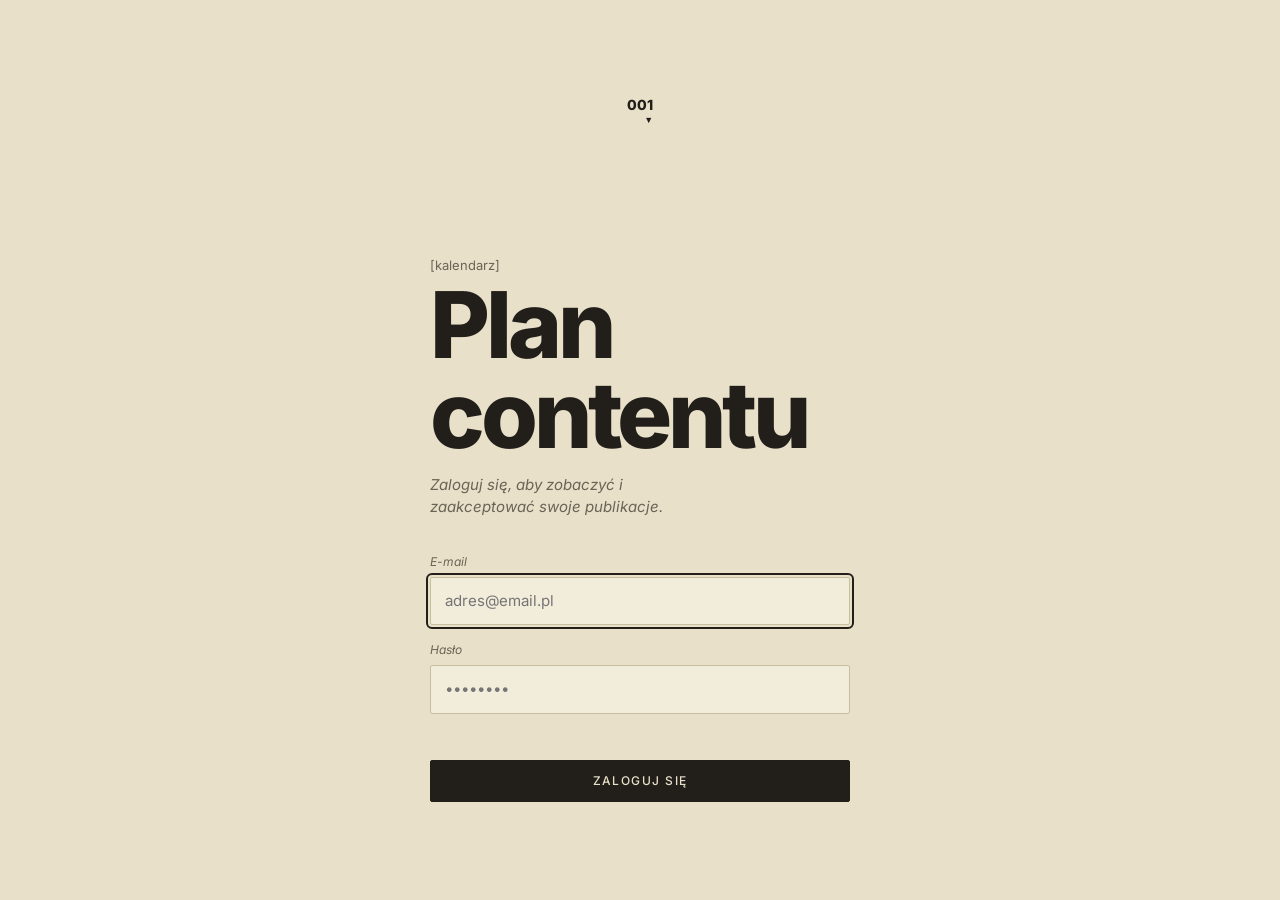
<file: app/index.html>
<!doctype html>
<html lang="pl">
<head>
<meta charset="utf-8">
<meta name="viewport" content="width=device-width, initial-scale=1">
<meta name="robots" content="noindex, nofollow, noarchive">
<meta name="referrer" content="no-referrer">
<meta http-equiv="Content-Security-Policy" content="default-src 'none'; script-src 'self'; style-src 'self'; font-src 'self'; img-src 'self' data: blob: https://ibszyymqkkhevjlmbyjb.supabase.co; connect-src https://ibszyymqkkhevjlmbyjb.supabase.co; base-uri 'none'; form-action 'none'">
<title>Plan contentu</title>
<link rel="stylesheet" href="styles.css">
</head>
<body>
<div id="app" aria-live="polite"></div>
<script src="vendor/supabase.js"></script>
<script src="config.js"></script>
<script src="app.js"></script>
</body>
</html>
</file>
<file: app/styles.css>
/* ── czcionki (hostowane lokalnie) ── */
@font-face { font-family: "Inter"; font-weight: 400; font-style: normal; font-display: swap; src: url(fonts/inter-latin-400.woff2) format("woff2"); unicode-range: U+0000-00FF, U+0131, U+0152-0153, U+02BB-02BC, U+02C6, U+02DA, U+02DC, U+2000-206F, U+20AC, U+2122, U+2191, U+2193, U+2212, U+2215, U+FEFF, U+FFFD; }
@font-face { font-family: "Inter"; font-weight: 400; font-style: normal; font-display: swap; src: url(fonts/inter-latin-ext-400.woff2) format("woff2"); unicode-range: U+0100-02AF, U+0304, U+0308, U+0329, U+1E00-1E9F, U+1EF2-1EFF, U+2020, U+20A0-20AB, U+20AD-20CF, U+2113, U+2C60-2C7F, U+A720-A7FF; }
@font-face { font-family: "Inter"; font-weight: 500; font-style: normal; font-display: swap; src: url(fonts/inter-latin-500.woff2) format("woff2"); unicode-range: U+0000-00FF, U+0131, U+0152-0153, U+02BB-02BC, U+02C6, U+02DA, U+02DC, U+2000-206F, U+20AC, U+2122, U+2191, U+2193, U+2212, U+2215, U+FEFF, U+FFFD; }
@font-face { font-family: "Inter"; font-weight: 500; font-style: normal; font-display: swap; src: url(fonts/inter-latin-ext-500.woff2) format("woff2"); unicode-range: U+0100-02AF, U+0304, U+0308, U+0329, U+1E00-1E9F, U+1EF2-1EFF, U+2020, U+20A0-20AB, U+20AD-20CF, U+2113, U+2C60-2C7F, U+A720-A7FF; }
@font-face { font-family: "Inter"; font-weight: 800; font-style: normal; font-display: swap; src: url(fonts/inter-latin-800.woff2) format("woff2"); unicode-range: U+0000-00FF, U+0131, U+0152-0153, U+02BB-02BC, U+02C6, U+02DA, U+02DC, U+2000-206F, U+20AC, U+2122, U+2191, U+2193, U+2212, U+2215, U+FEFF, U+FFFD; }
@font-face { font-family: "Inter"; font-weight: 800; font-style: normal; font-display: swap; src: url(fonts/inter-latin-ext-800.woff2) format("woff2"); unicode-range: U+0100-02AF, U+0304, U+0308, U+0329, U+1E00-1E9F, U+1EF2-1EFF, U+2020, U+20A0-20AB, U+20AD-20CF, U+2113, U+2C60-2C7F, U+A720-A7FF; }
@font-face { font-family: "Inter"; font-weight: 400; font-style: italic; font-display: swap; src: url(fonts/inter-latin-400i.woff2) format("woff2"); unicode-range: U+0000-00FF, U+0131, U+0152-0153, U+02BB-02BC, U+02C6, U+02DA, U+02DC, U+2000-206F, U+20AC, U+2122, U+2191, U+2193, U+2212, U+2215, U+FEFF, U+FFFD; }
@font-face { font-family: "Inter"; font-weight: 400; font-style: italic; font-display: swap; src: url(fonts/inter-latin-ext-400i.woff2) format("woff2"); unicode-range: U+0100-02AF, U+0304, U+0308, U+0329, U+1E00-1E9F, U+1EF2-1EFF, U+2020, U+20A0-20AB, U+20AD-20CF, U+2113, U+2C60-2C7F, U+A720-A7FF; }
@font-face { font-family: "Playfair Display"; font-weight: 400; font-style: normal; font-display: swap; src: url(fonts/playfair-latin-400.woff2) format("woff2"); unicode-range: U+0000-00FF, U+0131, U+0152-0153, U+02BB-02BC, U+02C6, U+02DA, U+02DC, U+2000-206F, U+20AC, U+2122, U+2191, U+2193, U+2212, U+2215, U+FEFF, U+FFFD; }
@font-face { font-family: "Playfair Display"; font-weight: 400; font-style: normal; font-display: swap; src: url(fonts/playfair-latin-ext-400.woff2) format("woff2"); unicode-range: U+0100-02AF, U+0304, U+0308, U+0329, U+1E00-1E9F, U+1EF2-1EFF, U+2020, U+20A0-20AB, U+20AD-20CF, U+2113, U+2C60-2C7F, U+A720-A7FF; }
@font-face { font-family: "Playfair Display"; font-weight: 400; font-style: italic; font-display: swap; src: url(fonts/playfair-latin-400i.woff2) format("woff2"); unicode-range: U+0000-00FF, U+0131, U+0152-0153, U+02BB-02BC, U+02C6, U+02DA, U+02DC, U+2000-206F, U+20AC, U+2122, U+2191, U+2193, U+2212, U+2215, U+FEFF, U+FFFD; }
@font-face { font-family: "Playfair Display"; font-weight: 400; font-style: italic; font-display: swap; src: url(fonts/playfair-latin-ext-400i.woff2) format("woff2"); unicode-range: U+0100-02AF, U+0304, U+0308, U+0329, U+1E00-1E9F, U+1EF2-1EFF, U+2020, U+20A0-20AB, U+20AD-20CF, U+2113, U+2C60-2C7F, U+A720-A7FF; }

:root {
  --bg: #e8e0c9;
  --surface: #f2ecda;
  --sand: #ddd4ba;
  --line: #c9bea0;
  --ink: #221f1b;
  --muted: #6b6355;
  --faint: #a99f88;
  --pending: #9b3a2c;
  --pending-bg: #e8c9bd;
  --ok: #3f5a34;
  --ok-bg: #d0dcb4;
  --warn: #8a6216;
  --warn-bg: #ecdcab;
  --t-post: #221f1b;
  --t-story: #8f6a3c;
  --t-reel: #6a4e38;
  --t-video: #666a52;
  --t-campaign: #6a4a66;
  --t-recording: #5d616a;
  --t-event: #8a6f1c;
  --grot: "Inter", "Helvetica Neue", Helvetica, Arial, sans-serif;
  --serif: "Playfair Display", "Bodoni MT", Didot, Georgia, serif;
  --radius: 2px;
}
* { box-sizing: border-box; }
html { -webkit-text-size-adjust: 100%; }
body { margin: 0; background: var(--bg); color: var(--ink); font-family: var(--grot); font-size: 15px; line-height: 1.5; -webkit-font-smoothing: antialiased; }
button { font: inherit; color: inherit; cursor: pointer; }
h1, h2, h3 { font-family: var(--grot); font-weight: 800; margin: 0; letter-spacing: -.045em; line-height: .98; }
.hidden { display: none !important; }
.serif { font-family: var(--serif); }
.lede { font-style: italic; color: var(--muted); }
.tag { font-size: 12px; color: var(--muted); letter-spacing: .02em; }

/* ── przyciski i pola ── */
.btn { border: 1px solid var(--ink); background: var(--ink); color: var(--bg); padding: 11px 20px; border-radius: var(--radius); font-size: 12px; font-weight: 500; letter-spacing: .12em; text-transform: uppercase; transition: opacity .15s, background .15s; }
.btn:hover { opacity: .85; }
.btn:disabled { opacity: .4; cursor: default; }
.btn.ghost { background: transparent; color: var(--ink); border-color: var(--ink); }
.btn.ghost:hover { background: var(--ink); color: var(--bg); opacity: 1; }
.btn.ok { background: var(--ok); border-color: var(--ok); color: #f2ecda; }
.btn.warn { background: transparent; color: var(--warn); border-color: var(--warn); }
.btn.warn:hover { background: var(--warn); color: var(--bg); opacity: 1; }
.btn.small { padding: 7px 13px; font-size: 11px; }
input, textarea, select { font: inherit; color: var(--ink); background: var(--surface); border: 1px solid var(--line); border-radius: var(--radius); padding: 12px 14px; width: 100%; }
input:focus, textarea:focus, select:focus, button:focus-visible { outline: 2px solid var(--ink); outline-offset: 2px; }
label { display: block; font-size: 12px; font-style: italic; color: var(--muted); margin-bottom: 6px; }
textarea { resize: vertical; min-height: 88px; }

/* ── logowanie ── */
.login { min-height: 100vh; display: grid; place-items: center; padding: 32px 20px; position: relative; }
.login-wrap { width: 100%; max-width: 420px; }
.login-wrap .idx { position: absolute; top: 28px; right: 28px; }
.login h1 { font-size: clamp(54px, 13vw, 92px); margin-bottom: 14px; }
.login .noun { font-size: 13px; color: var(--muted); margin: 0 0 4px; }
.login .lede { margin: 0 0 34px; max-width: 30ch; }
.field { margin-bottom: 16px; }
.err { color: var(--pending); font-size: 13px; min-height: 18px; margin: 4px 0 12px; }
.login .btn { width: 100%; }
.login .quote { margin: 44px 0 0; font-family: var(--serif); font-size: 15px; text-align: center; color: var(--ink); }
.login .quote small { display: block; font-family: var(--grot); font-size: 10px; letter-spacing: .1em; color: var(--muted); margin-top: 6px; text-transform: uppercase; }

/* ── numeracja "001 ▼" i pionowe podpisy ── */
.idx { display: inline-flex; flex-direction: column; align-items: flex-end; font-weight: 800; font-size: 14px; letter-spacing: .02em; line-height: 1; gap: 3px; }
.idx::after { content: "▼"; font-size: 9px; }
.vcap { writing-mode: vertical-rl; transform: rotate(180deg); font-size: 12px; color: var(--muted); letter-spacing: .04em; white-space: nowrap; }
.vcap b { color: var(--ink); font-weight: 800; }

/* ── pasek górny ── */
.topbar { position: sticky; top: 0; z-index: 20; background: rgba(232,224,201,.94); backdrop-filter: blur(6px); border-bottom: 1px solid var(--line); }
.topbar-in { max-width: 1240px; margin: 0 auto; padding: 14px 24px; display: flex; align-items: center; gap: 16px; }
.brand { display: flex; align-items: center; gap: 14px; min-width: 0; }
.logo { width: 44px; height: 44px; border-radius: var(--radius); background: var(--surface); border: 1px solid var(--line); object-fit: contain; display: grid; place-items: center; font-weight: 800; font-size: 20px; flex: none; overflow: hidden; }
.brand-name { font-weight: 800; font-size: 20px; letter-spacing: -.04em; white-space: nowrap; overflow: hidden; text-overflow: ellipsis; line-height: 1.05; }
.brand-sub { font-size: 12px; font-style: italic; color: var(--muted); }
.spacer { flex: 1; }
.userbox { display: flex; align-items: center; gap: 12px; font-size: 12px; font-style: italic; color: var(--muted); }
.userbox span { max-width: 200px; overflow: hidden; text-overflow: ellipsis; white-space: nowrap; }
.switcher { max-width: 1240px; margin: 0 auto; padding: 0 24px 14px; display: flex; gap: 8px; overflow-x: auto; }
.switch { display: flex; align-items: center; gap: 9px; border: 1px solid var(--line); background: transparent; border-radius: var(--radius); padding: 4px 14px 4px 4px; font-size: 12px; letter-spacing: .04em; white-space: nowrap; }
.switch .logo { width: 26px; height: 26px; font-size: 12px; border: 0;  color: var(--ink); }
.switch.on { background: var(--ink); color: var(--bg); border-color: var(--ink); }
.switch.home { padding: 8px 16px; text-transform: uppercase; letter-spacing: .12em; font-size: 11px; }

/* ── układ ── */
main { max-width: 1240px; margin: 0 auto; padding: 34px 24px 90px; }
.page-head { display: flex; justify-content: space-between; align-items: flex-start; margin-bottom: 34px; }
.page-title { font-size: clamp(52px, 9vw, 104px); }
.page-lede { margin: 12px 0 0; max-width: 46ch; }
.empty { color: var(--muted); font-style: italic; text-align: center; padding: 56px 0; }

/* ── strona główna ── */
.clients { display: grid; grid-template-columns: repeat(auto-fill, minmax(280px, 1fr)); gap: 0; border-top: 1px solid var(--ink); }
.client-card { text-align: left; background: transparent; border: 0; border-bottom: 1px solid var(--line); border-right: 1px solid var(--line); padding: 26px 24px 28px; display: flex; flex-direction: column; gap: 16px; min-height: 260px; transition: background .15s; position: relative; }
.client-card:hover { background: var(--surface); }
.client-card .top { display: flex; justify-content: space-between; align-items: flex-start; }
.client-card .logo { width: 60px; height: 60px; font-size: 26px; }
.client-card h2 { font-size: 30px; margin-top: 22px; }
.client-card .noun { font-size: 12px; color: var(--muted); margin-top: -8px; }
.client-card .badges { margin-top: auto; }
.badges { display: flex; flex-wrap: wrap; gap: 6px; }
.badge { font-size: 11px; padding: 3px 9px; border-radius: var(--radius); background: var(--sand); color: var(--muted); letter-spacing: .03em; }
.badge.warn { background: var(--warn-bg); color: var(--warn); }
.badge.pending { background: var(--pending-bg); color: var(--pending); }
.badge.ok { background: var(--ok-bg); color: var(--ok); }
.badge.dark { background: var(--ink); color: var(--bg); }

/* ── kalendarz: nagłówek i kontrolki ── */
.cal-layout { display: grid; grid-template-columns: 26px 1fr; gap: 22px; }
.cal-head { display: flex; align-items: flex-end; gap: 14px; flex-wrap: wrap; margin-bottom: 8px; }
.cal-title { font-size: clamp(56px, 10vw, 118px); text-transform: capitalize; line-height: .9; }
.cal-title small { display: block; font-size: 13px; font-weight: 400; font-style: italic; letter-spacing: 0; color: var(--muted); margin-top: 10px; text-transform: none; }
.cal-nav { display: flex; gap: 6px; align-items: center; margin-left: auto; padding-bottom: 6px; flex-wrap: wrap; }
.icon-btn { width: 38px; height: 38px; border-radius: var(--radius); border: 1px solid var(--ink); background: transparent; font-size: 16px; line-height: 1; }
.icon-btn:hover { background: var(--ink); color: var(--bg); }
.months { display: flex; gap: 6px; flex-wrap: wrap; }
.months .btn { text-transform: capitalize; letter-spacing: .04em; font-size: 12px; }
.months .btn.on { background: var(--ink); color: var(--bg); }
.filters { display: flex; flex-wrap: wrap; gap: 8px; margin: 24px 0 22px; padding-top: 16px; border-top: 1px solid var(--ink); }
.chip { display: inline-flex; align-items: center; gap: 8px; border: 1px solid var(--line); background: transparent; border-radius: var(--radius); padding: 6px 13px; font-size: 12px; letter-spacing: .04em; }
.chip:hover { border-color: var(--ink); }
.chip.on { border-color: var(--ink); background: var(--ink); color: var(--bg); }
.dot { width: 9px; height: 9px; border-radius: 50%; background: var(--c, var(--ink)); flex: none; }
.chip.on .dot { box-shadow: 0 0 0 1.5px var(--bg); }
.k-post { --c: var(--t-post); } .k-story { --c: var(--t-story); } .k-reel { --c: var(--t-reel); }
.k-video { --c: var(--t-video); } .k-campaign { --c: var(--t-campaign); } .k-recording { --c: var(--t-recording); } .k-event { --c: var(--t-event); }

/* ── siatka miesiąca ── */
.grid { display: grid; grid-template-columns: repeat(7, 1fr); border-top: 1px solid var(--ink); border-left: 1px solid var(--line); background: var(--surface); }
.dow { padding: 9px 10px; font-size: 11px; color: var(--muted); border-right: 1px solid var(--line); border-bottom: 1px solid var(--line); text-transform: uppercase; letter-spacing: .14em; background: var(--bg); }
.cell { min-height: 124px; border: 0; border-right: 1px solid var(--line); border-bottom: 1px solid var(--line); background: var(--surface); padding: 8px; text-align: left; display: flex; flex-direction: column; gap: 4px; }
.cell.out { background: var(--bg); color: var(--faint); }
.cell.today .num { background: var(--ink); color: var(--bg); }
.cell:hover:not(.out) { background: var(--sand); }
.num { font-size: 12px; font-weight: 800; width: 24px; height: 24px; display: grid; place-items: center; border-radius: 50%; }
.mini { position: relative; display: flex; flex-direction: column; align-items: flex-start; gap: 3px; font-size: 11.5px; line-height: 1.25; border-left: 4px solid var(--c); padding: 4px 18px 4px 6px; background: var(--bg); overflow: hidden; width: 100%; }
.mini .mrow { display: flex; align-items: center; gap: 4px; flex-wrap: wrap; }
.mini .mtag { background: var(--c); color: var(--bg); font-size: 9px; font-weight: 800; letter-spacing: .08em; padding: 1px 5px; line-height: 1.4; }
.mini .mtime { font-size: 10px; color: var(--muted); }
.mini .mflag { background: var(--ink); color: var(--bg); font-size: 9px; font-weight: 800; padding: 1px 4px; line-height: 1.4; }
.mini .mdraft { font-size: 9px; font-style: italic; color: var(--muted); border: 1px dashed var(--faint); padding: 0 4px; line-height: 1.4; }
.mini .mt { display: -webkit-box; -webkit-line-clamp: 2; -webkit-box-orient: vertical; overflow: hidden; word-break: break-word; }
.mini::after { content: ""; position: absolute; top: 6px; right: 6px; width: 8px; height: 8px; border-radius: 50%; background: var(--rv, transparent); }
.mini.rv-pending { --rv: var(--pending); }
.mini.rv-approved { --rv: var(--ok); }
.mini.rv-changes { --rv: var(--warn); }
.dots { display: none; flex-wrap: wrap; gap: 3px; justify-content: center; }
.dots i { width: 7px; height: 7px; border-radius: 50%; background: var(--c); }
.viewbar { display: flex; flex-wrap: wrap; align-items: center; margin-top: 22px; }
.seg { border: 1px solid var(--ink); background: transparent; padding: 9px 18px; font-size: 12px; letter-spacing: .12em; text-transform: uppercase; margin-right: -1px; }
.seg:hover { background: var(--sand); }
.seg.on { background: var(--ink); color: var(--bg); }
.seg.today-btn { margin-left: 16px; border-color: var(--line); }
.seg.today-btn:hover { border-color: var(--ink); }
.cal-title.wk { font-size: clamp(40px, 7vw, 84px); text-transform: none; }
.week { display: grid; grid-template-columns: repeat(7, 1fr); border-top: 1px solid var(--ink); border-left: 1px solid var(--line); background: var(--surface); }
.wcol { border-right: 1px solid var(--line); border-bottom: 1px solid var(--line); min-height: 340px; padding: 10px 8px; display: flex; flex-direction: column; gap: 6px; min-width: 0; }
.wcol.today { background: var(--sand); }
.wcol-h { display: flex; align-items: baseline; gap: 8px; padding-bottom: 8px; border-bottom: 1px solid var(--line); margin-bottom: 4px; }
.wd { font-size: 11px; text-transform: uppercase; letter-spacing: .14em; color: var(--muted); }
.wn { font-weight: 800; font-size: 24px; letter-spacing: -.04em; }
.wm { font-size: 11px; font-style: italic; color: var(--muted); }
.wempty { font-size: 12px; font-style: italic; color: var(--faint); }
.week .post-row { flex-direction: column; gap: 6px; padding: 9px 10px; margin: 0; }
.week .post-row .title { font-size: 13px; line-height: 1.3; }
.week .post-row .badge { align-self: flex-start; }
.notice { display: flex; align-items: center; gap: 14px; border: 1px solid var(--warn); background: var(--warn-bg); color: #4d3608; padding: 12px 16px; font-size: 13px; line-height: 1.45; margin: 0 0 22px; }
.excl { flex: none; display: grid; place-items: center; width: 26px; height: 26px; border-radius: 50%; background: var(--pending); color: #fff; font-weight: 800; font-size: 16px; line-height: 1; }
.modal .notice { margin: 0 0 14px; }
.add-btn { margin-left: auto; }
.send-btn { margin-left: 10px; }
.grid2 { display: grid; grid-template-columns: repeat(auto-fit, minmax(140px, 1fr)); gap: 12px; }
.editor .field { margin-bottom: 14px; }
select { appearance: none; background-image: linear-gradient(45deg, transparent 50%, var(--ink) 50%), linear-gradient(135deg, var(--ink) 50%, transparent 50%); background-position: calc(100% - 18px) 55%, calc(100% - 13px) 55%; background-size: 5px 5px; background-repeat: no-repeat; padding-right: 34px; }
.slides { display: grid; grid-template-columns: repeat(auto-fill, minmax(96px, 1fr)); gap: 8px; margin-top: 10px; }
.slide { position: relative; border: 1px solid var(--line); background: var(--surface); }
.slide img { display: block; width: 100%; aspect-ratio: 1; object-fit: cover; }
.slide .n { position: absolute; top: 4px; left: 4px; background: var(--ink); color: var(--bg); font-size: 11px; font-weight: 800; padding: 0 6px; }
.slide .ctl { display: flex; }
.slide .ctl button { flex: 1; border: 0; border-top: 1px solid var(--line); background: transparent; padding: 4px 0; font-size: 13px; }
.slide .ctl button:hover:not(:disabled) { background: var(--ink); color: var(--bg); }
.slide .ctl button:disabled { opacity: .3; cursor: default; }
.badge.todo { background: transparent; border: 1px dashed var(--ink); color: var(--ink); }
.todo-box { border: 1px dashed var(--ink); background: var(--surface); padding: 10px 14px; margin-top: 14px; font-size: 14px; }
.skip-note { margin-left: 12px; }
.rowbadges { display: flex; flex-direction: column; gap: 4px; align-items: flex-end; }
.badge.meta-flag { background: var(--ink); color: var(--bg); }
.lg-meta { background: var(--ink); border-radius: 2px; }
input[type=checkbox] { width: 18px; height: 18px; padding: 0; accent-color: var(--ink); }
.check { display: flex; align-items: center; gap: 10px; font-style: normal; color: var(--ink); font-size: 14px; margin: 0; }
.legend { display: flex; gap: 18px; flex-wrap: wrap; font-size: 12px; font-style: italic; color: var(--muted); margin: -8px 0 18px; }
.legend i { display: inline-block; width: 8px; height: 8px; border-radius: 50%; margin-right: 6px; }
.lg-pending { background: var(--pending); } .lg-ok { background: var(--ok); } .lg-warn { background: var(--warn); }
.more { font-size: 11px; font-style: italic; color: var(--muted); padding-left: 4px; }

/* ── agenda (telefon) ── */
.day-h { display: flex; align-items: baseline; gap: 10px; margin: 26px 0 10px; padding-bottom: 8px; border-bottom: 1px solid var(--ink); }
.day-h h3 { font-size: 22px; }
.day-h h3::first-letter { text-transform: uppercase; }

/* ── wiersze publikacji ── */
.post-row { width: 100%; text-align: left; display: flex; gap: 14px; align-items: flex-start; background: var(--surface); border: 1px solid var(--line); border-left: 4px solid var(--c); border-radius: var(--radius); padding: 13px 15px; margin-bottom: 8px; }
.post-row:hover { border-color: var(--ink); border-left-color: var(--c); }
.post-row .t { flex: 1; min-width: 0; }
.post-row .title { font-weight: 500; }
.meta { font-size: 12px; font-style: italic; color: var(--muted); display: flex; gap: 12px; flex-wrap: wrap; margin-top: 2px; }
.kind-label { text-transform: uppercase; letter-spacing: .14em; font-size: 10.5px; color: var(--c); font-weight: 800; }

/* ── okno publikacji ── */
.overlay { position: fixed; inset: 0; background: rgba(34,31,27,.5); z-index: 50; display: flex; justify-content: center; align-items: flex-start; padding: 32px 16px; overflow-y: auto; }
.modal { background: var(--bg); border-radius: var(--radius); width: 100%; max-width: 680px; position: relative; border-top: 6px solid var(--c, var(--ink)); }
.modal-in { padding: 30px 32px 34px; }
.modal h2 { font-size: clamp(30px, 6vw, 44px); margin: 8px 0 12px; }
.close { position: absolute; top: 16px; right: 16px; }
.sect { margin-top: 26px; }
.sect h4 { margin: 0 0 8px; font-size: 11px; text-transform: uppercase; letter-spacing: .16em; color: var(--muted); font-weight: 800; }
.caption { white-space: pre-wrap; background: var(--surface); border: 1px solid var(--line); border-radius: var(--radius); padding: 16px 18px; font-family: var(--serif); font-size: 16px; line-height: 1.6; }
.row { display: flex; gap: 10px; flex-wrap: wrap; align-items: center; }
.viewer { position: relative; background: var(--sand); overflow: hidden; }
.viewer img { display: block; width: 100%; max-height: 70vh; object-fit: contain; background: var(--sand); }
.viewer .nav { position: absolute; top: 50%; transform: translateY(-50%); background: var(--bg); }
.viewer .prev { left: 10px; } .viewer .next { right: 10px; }
.counter { position: absolute; bottom: 10px; right: 12px; background: var(--ink); color: var(--bg); font-size: 11px; font-weight: 500; padding: 2px 10px; letter-spacing: .06em; }
.thumbs { display: flex; gap: 6px; margin-top: 8px; overflow-x: auto; padding-bottom: 4px; }
.thumbs button { border: 2px solid transparent; padding: 0; background: none; flex: none; }
.thumbs button.on { border-color: var(--ink); }
.thumbs img { width: 56px; height: 56px; object-fit: cover; display: block; }
.comment { background: var(--surface); border: 1px solid var(--line); border-radius: var(--radius); padding: 11px 15px; margin-bottom: 8px; }
.comment.admin { background: var(--sand); }
.comment .who { font-size: 11px; font-style: italic; color: var(--muted); margin-bottom: 2px; }
.comment p { margin: 0; white-space: pre-wrap; }
.actions { display: flex; gap: 10px; flex-wrap: wrap; margin-top: 12px; }
.toast { position: fixed; bottom: 24px; left: 50%; transform: translateX(-50%); background: var(--ink); color: var(--bg); padding: 11px 22px; border-radius: var(--radius); font-size: 12px; letter-spacing: .08em; text-transform: uppercase; z-index: 100; }

@media (max-width: 860px) {
  .dow { padding: 6px 2px; text-align: center; font-size: 10px; letter-spacing: .04em; }
  .cell { min-height: 58px; padding: 4px; align-items: center; }
  .cell .mini, .cell .more { display: none; }
  .cell .dots { display: flex; }
  .week { grid-template-columns: 1fr; border-left: 0; }
  .wcol { min-height: 0; border-right: 0; }
  .cal-layout { grid-template-columns: 1fr; }
  .vcap { display: none; }
  .cal-nav { margin-left: 0; width: 100%; }
  .userbox span { display: none; }
  main { padding: 24px 16px 70px; }
  .topbar-in, .switcher { padding-left: 16px; padding-right: 16px; }
  .modal-in { padding: 24px 20px 28px; }
  .client-card { border-right: 0; }
}
</file>
